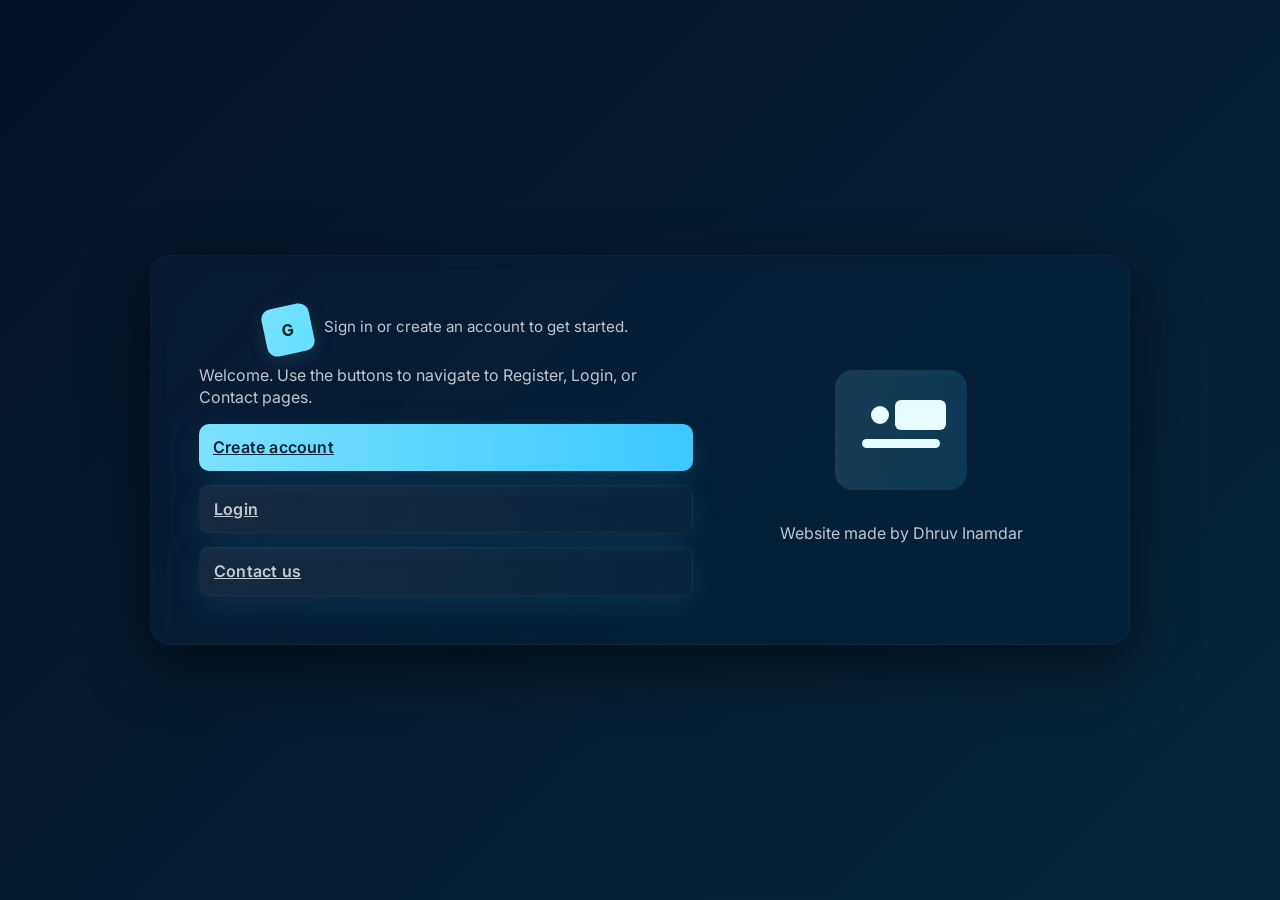
<file: index.html>
<!doctype html>
<html lang="en">
<head>
  <meta charset="utf-8" />
  <meta name="viewport" content="width=device-width,initial-scale=1" />
  <title>G - Main</title>
  <link href="https://fonts.googleapis.com/css2?family=Inter:wght@300;400;600;700&display=swap" rel="stylesheet">
  <link rel="stylesheet" href="styles.css">
</head>
<body>
  <div class="app-shell">
    <div class="hero card" role="main" aria-labelledby="siteTitle">
      <div class="hero-left">
        <div class="brand">
          <div class="logo">G</div>
          <div>
            <h1 id="siteTitle"></h1>
            <div class="lead">Sign in or create an account to get started.</div>
          </div>
        </div>

        <p style="color:var(--muted);margin-top:8px;">
          Welcome. Use the buttons to navigate to Register, Login, or Contact pages.
        </p>

        <div class="btn-row" style="margin-top:16px;">
          <a class="btn" href="register.html">Create account</a>
          <a class="btn secondary" href="login.html">Login</a>
          <a class="btn secondary" href="contact.html">Contact us</a>
        </div>

      </div>

      <div class="hero-right" aria-hidden="true">
        <div style="text-align:center;">
          <svg width="150" height="150" viewBox="0 0 100 100" aria-hidden="true">
            <defs>
              <linearGradient id="g" x1="0" x2="1">
                <stop offset="0" stop-color="#7be1ff"/><stop offset="1" stop-color="#3ac8ff"/>
              </linearGradient>
            </defs>
            <rect x="6" y="10" rx="12" ry="12" width="88" height="80" fill="url(#g)" opacity="0.15"/>
            <g fill="#e8fbff">
              <circle cx="36" cy="40" r="6"></circle>
              <rect x="46" y="30" width="34" height="20" rx="4"></rect>
              <rect x="24" y="56" width="52" height="6" rx="3"></rect>
            </g>
          </svg>
          <div style="color:var(--muted);margin-top:12px;">Website made by Dhruv Inamdar</div>
        </div>
      </div>
    </div>
  </div>
</body>
</html>
</file>
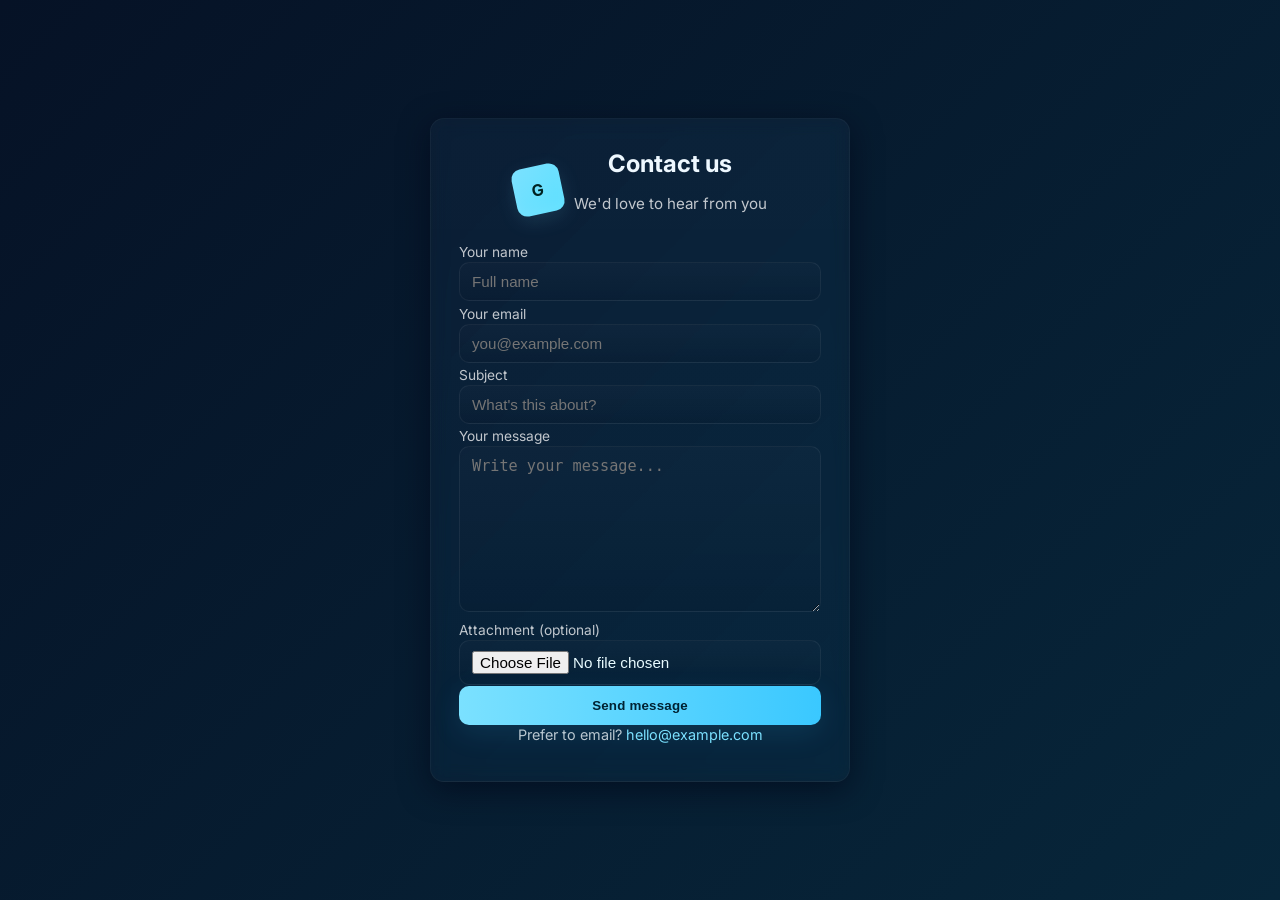
<file: contact.html>
<!doctype html>
<html lang="en">
<head>
  <meta charset="utf-8" /><meta name="viewport" content="width=device-width,initial-scale=1" />
  <title>Contact</title>
  <link href="https://fonts.googleapis.com/css2?family=Inter:wght@300;400;600;700&display=swap" rel="stylesheet">
  <link rel="stylesheet" href="styles.css">
</head>
<body>
  <div class="app-shell">
    <form class="card" autocomplete="on" action="final.html" method="post" enctype="multipart/form-data" aria-label="Contact form">
      <div class="brand">
        <div class="logo">G</div>
        <div>
          <h2>Contact us</h2>
          <div class="lead">We'd love to hear from you</div>
        </div>
      </div>

      <div class="form-row">
        <label for="name">Your name</label>
        <input class="input" id="name" name="name" type="text" required placeholder="Full name" />
      </div>

      <div class="form-row">
        <label for="email">Your email</label>
        <input class="input" id="email" name="email" type="email" required placeholder="you@example.com" />
      </div>

      <div class="form-row">
        <label for="subject">Subject</label>
        <input class="input" id="subject" name="subject" type="text" placeholder="What's this about?" />
      </div>

      <div class="form-row">
        <label for="message">Your message</label>
        <textarea id="message" name="message" class="input" rows="8" placeholder="Write your message..." required></textarea>
      </div>

      <div class="form-row">
        <label for="attachment">Attachment (optional)</label>
        <input class="input" id="attachment" name="attachment" type="file" />
      </div>

      <div class="form-row">
        <button class="btn" type="submit">Send message</button>
      </div>

      <div class="small">Prefer to email? <a href="mailto:hello@example.com">hello@example.com</a></div>
    </form>
  </div>
</body>
</html>
</file>
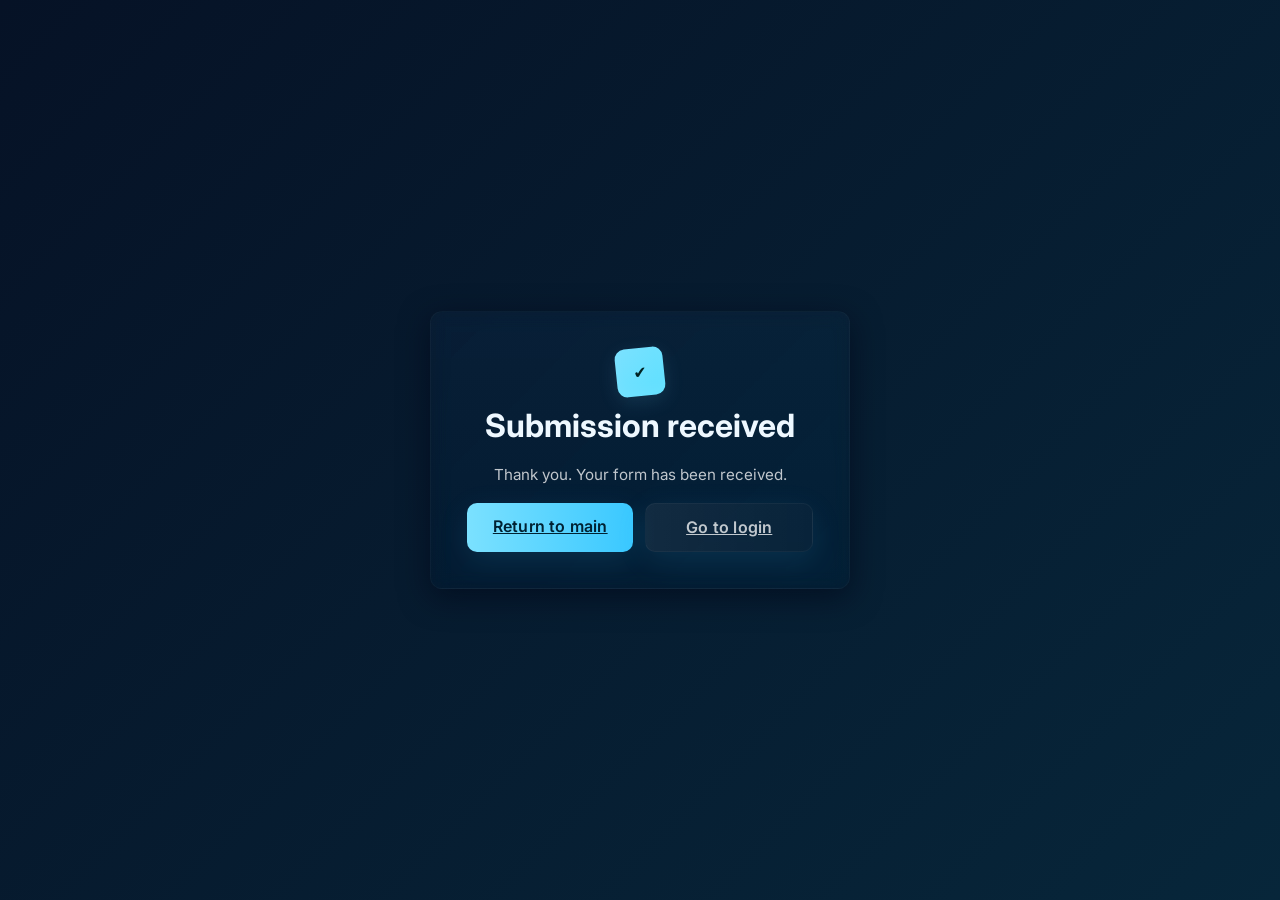
<file: final.html>
<!doctype html>
<html lang="en">
<head>
  <meta charset="utf-8" /><meta name="viewport" content="width=device-width,initial-scale=1" />
  <title>Success</title>
  <link href="https://fonts.googleapis.com/css2?family=Inter:wght@300;400;600;700&display=swap" rel="stylesheet">
  <link rel="stylesheet" href="styles.css">
  <style>
    .celebrate{
      text-align:center;
      padding:36px;
      border-radius:12px;
      background: linear-gradient(180deg, rgba(255,255,255,0.02), rgba(0,0,0,0.03));
      border:1px solid rgba(255,255,255,0.03);
    }
    .emoji{
      font-size:3.2rem;
      transform: translateY(-4px);
    }
    .confetti-note{color:var(--muted);margin-top:6px}
  </style>
</head>
<body>
  <div class="app-shell">
    <div class="card celebrate" role="status" aria-live="polite">
      <div class="logo" style="margin:0 auto 8px auto; transform: rotate(-6deg)">✔</div>
      <h1>Submission received</h1>
      <p class="lead">Thank you. Your form has been received.</p>

      <div style="display:flex;gap:12px;justify-content:center;margin-top:18px;">
        <a class="btn" href="index.html">Return to main</a>
        <a class="btn secondary" href="login.html">Go to login</a>
      </div>

    </div>
  </div>
</body>
</html>
</file>
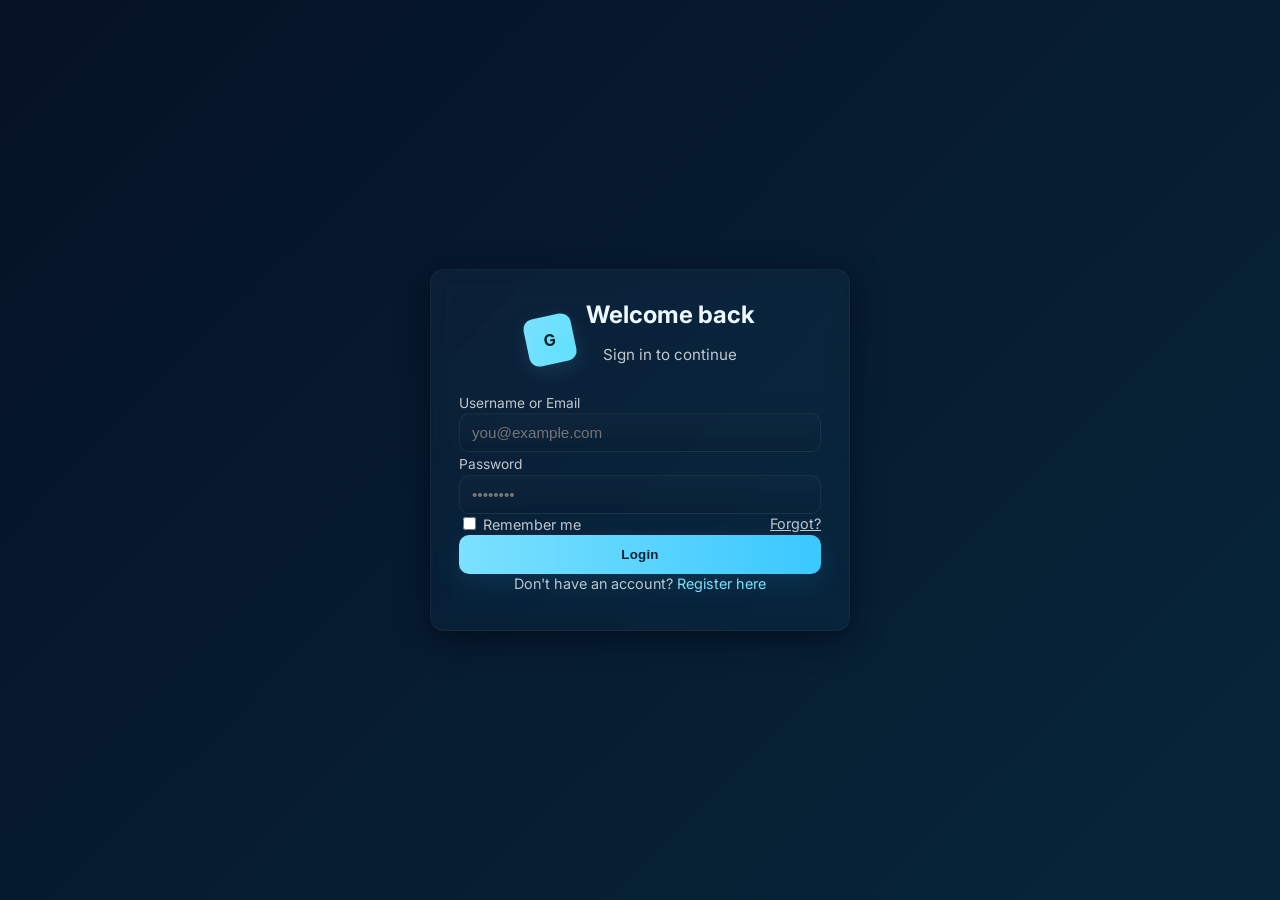
<file: login.html>
<!doctype html>
<html lang="en">
<head>
  <meta charset="utf-8" /><meta name="viewport" content="width=device-width,initial-scale=1" />
  <title>Login</title>
  <link href="https://fonts.googleapis.com/css2?family=Inter:wght@300;400;600;700&display=swap" rel="stylesheet">
  <link rel="stylesheet" href="styles.css">
</head>
<body>
  <div class="app-shell">
    <form class="card" autocomplete="on" action="final.html" method="post" aria-label="Login form">
      <div class="brand">
        <div class="logo">G</div>
        <div>
          <h2>Welcome back</h2>
          <div class="lead">Sign in to continue</div>
        </div>
      </div>

      <div class="form-row">
        <label for="username">Username or Email</label>
        <input class="input" id="username" name="username" type="text" required placeholder="you@example.com" />
      </div>

      <div class="form-row">
        <label for="password">Password</label>
        <input class="input" id="password" name="password" type="password" required placeholder="••••••••" />
      </div>

      <div class="form-row row-between">
        <label style="font-size:0.9rem"><input type="checkbox" id="remember" name="remember" /> Remember me</label>
        <a class="small" href="#">Forgot?</a>
      </div>

      <div class="form-row">
        <button class="btn" type="submit">Login</button>
      </div>

      <div class="small">Don't have an account? <a href="register.html">Register here</a></div>
    </form>
  </div>
</body>
</html>
</file>
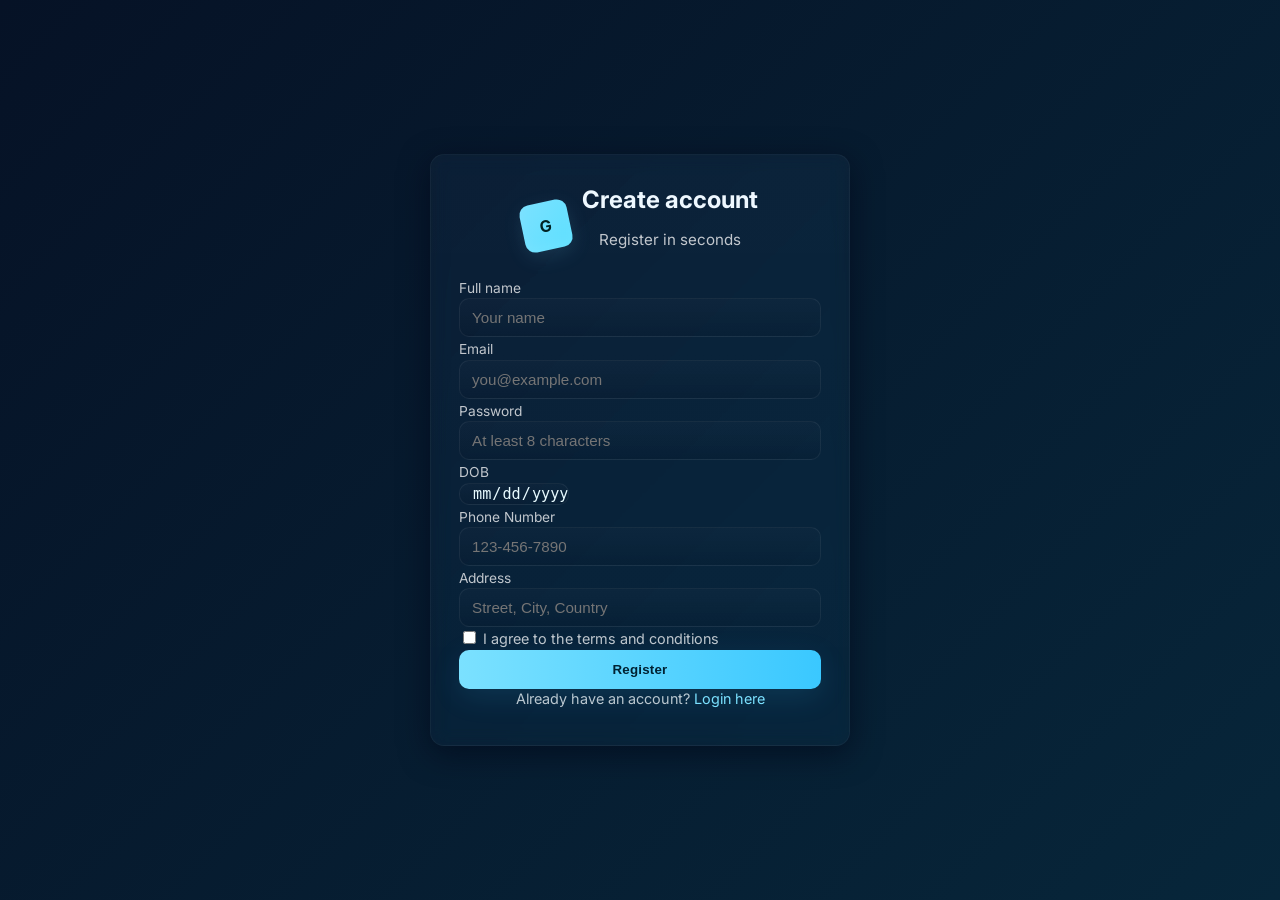
<file: register.html>
<!doctype html>
<html lang="en">
<head>
  <meta charset="utf-8" /><meta name="viewport" content="width=device-width,initial-scale=1" />
  <title>Register</title>
  <link href="https://fonts.googleapis.com/css2?family=Inter:wght@300;400;600;700&display=swap" rel="stylesheet">
  <link rel="stylesheet" href="styles.css">
</head>
<body>
  <div class="app-shell">
    <form class="card" autocomplete="on" action="final.html" method="post" aria-label="Registration form">
      <div class="brand">
        <div class="logo">G</div>
        <div>
          <h2>Create account</h2>
          <div class="lead">Register in seconds</div>
        </div>
      </div>

      <div class="form-row">
        <label for="fullname">Full name</label>
        <input class="input" id="fullname" name="fullname" type="text" required placeholder="Your name" />
      </div>

      <div class="form-row">
        <label for="email">Email</label>
        <input class="input" id="email" name="email" type="email" required placeholder="you@example.com" />
      </div>

      <div class="form-row row-inline">
        <div style="flex:1">
          <label for="password">Password</label>
          <input class="input" id="password" name="password" type="password" required placeholder="At least 8 characters" />
        </div>
        <div style="width:110px">
          <label for="dob">DOB</label>
          <input class="input" id="dob" name="dob" type="date" required />
        </div>
      </div>

      <div class="form-row">
        <label for="phone">Phone Number</label>
        <input class="input" id="phone" name="phone" type="text" required placeholder="123-456-7890" />
      </div>

      <div class="form-row">
        <label for="address">Address</label>
        <input class="input" id="address" name="address" type="text" required placeholder="Street, City, Country" />
      </div>

      <div class="form-row">
        <label style="font-size:0.9rem">
          <input type="checkbox" id="terms" name="terms" required />
          I agree to the terms and conditions
        </label>
      </div>

      <div class="form-row">
        <button class="btn" type="submit">Register</button>
      </div>

      <div class="small">Already have an account? <a href="login.html">Login here</a></div>
    </form>
  </div>
</body>
</html>
</file>
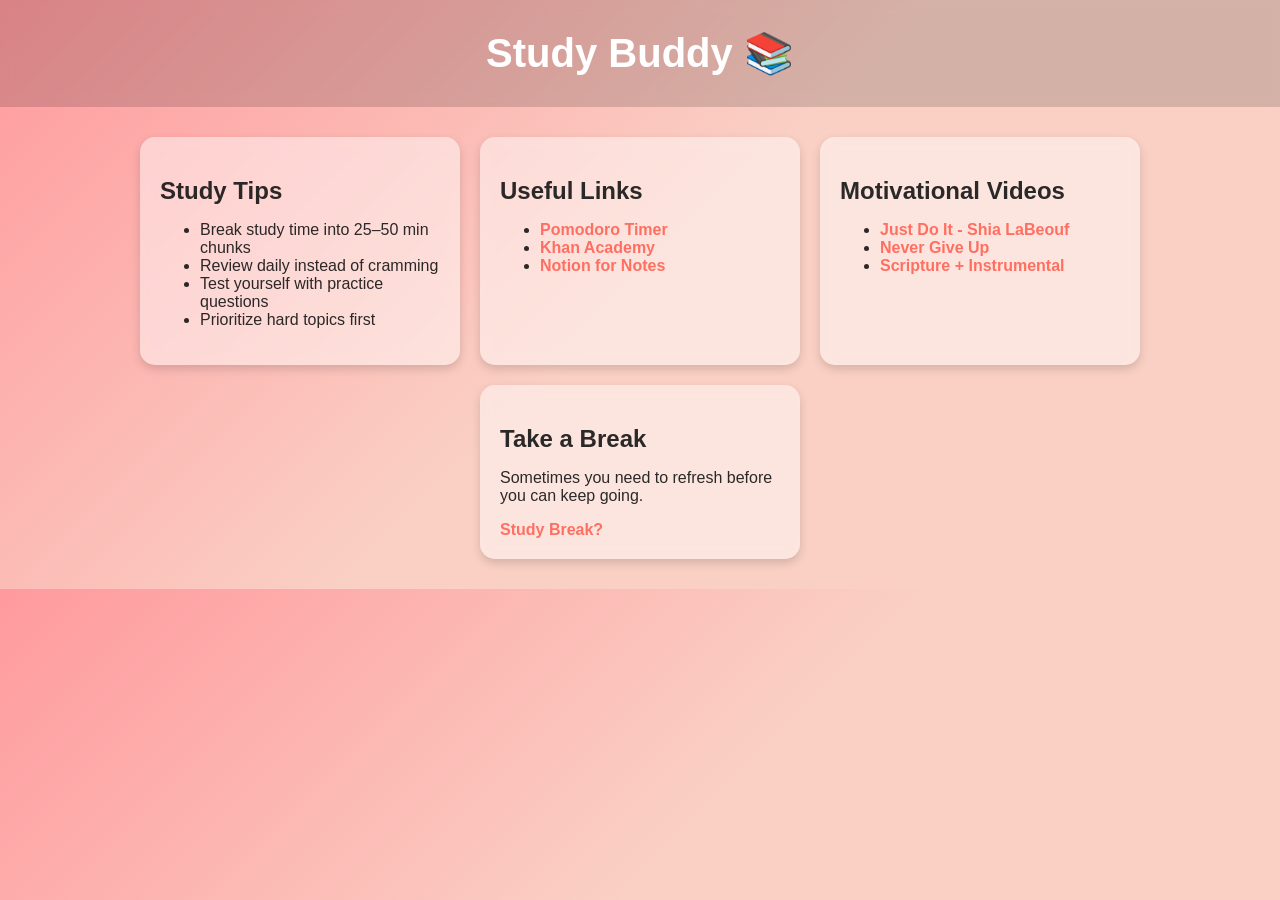
<file: SKILL EXPERIMENT 1.html>
<!DOCTYPE html>
<html lang="en">
<head>
  <meta charset="UTF-8">
  <meta name="viewport" content="width=device-width, initial-scale=1.0">
  <title>Study Buddy</title>
  <style>
  body {
    font-family: 'Segoe UI', Arial, sans-serif;
    margin: 0;
    background: linear-gradient(135deg, #ff9a9e, #fad0c4, #fad0c4);
    color: #fff;
  }
  header {
    text-align: center;
    padding: 30px;
    font-size: 2.5em;
    font-weight: bold;
    background: rgba(0, 0, 0, 0.15);
    backdrop-filter: blur(6px);
  }
  main {
    display: flex;
    flex-wrap: wrap;
    justify-content: center;
    gap: 20px;
    padding: 30px;
  }
  .card {
  background: rgba(255, 255, 255, 0.45);
  backdrop-filter: blur(6px);
  border-radius: 15px;
  padding: 20px;
  width: 280px;
  transition: transform 0.3s ease, box-shadow 0.3s ease;
  box-shadow: 0 4px 10px rgba(0,0,0,0.15), inset 0 0 20px rgba(255,255,255,0.05);
}

.card h2, 
.card p, 
.card ul, 
.card li {
  color: rgba(20, 20, 20, 0.9);
}

  .card:hover {
    transform: translateY(-8px) scale(1.03);
    box-shadow: 0 8px 20px rgba(255,255,255,0.25);
  }
  h2 {
    font-size: 1.5em;
    margin-bottom: 15px;
    color: #fff;
  }
  ul, p {
    font-size: 1em;
    color: #fefefe;
  }
  a {
    color: #ff6f61;
    text-decoration: none;
    font-weight: bold;
  }
  a:hover {
    text-decoration: underline;
  }
</style>

</head>
<body>
  <header>
    Study Buddy 📚
  </header>
  <main>
    <div class="card">
      <h2>Study Tips</h2>
      <ul>
        <li>Break study time into 25–50 min chunks</li>
        <li>Review daily instead of cramming</li>
        <li>Test yourself with practice questions</li>
        <li>Prioritize hard topics first</li>
      </ul>
    </div>

    <div class="card">
      <h2>Useful Links</h2>
      <ul>
        <li><a href="https://pomofocus.io/" target="_blank">Pomodoro Timer</a></li>
        <li><a href="https://www.khanacademy.org" target="_blank">Khan Academy</a></li>
        <li><a href="https://www.notion.so" target="_blank">Notion for Notes</a></li>
      </ul>
    </div>

    <div class="card">
      <h2>Motivational Videos</h2>
      <ul>
        <li><a href="https://www.youtube.com/watch?v=ZXsQAXx_ao0" target="_blank">Just Do It - Shia LaBeouf</a></li>
        <li><a href="https://www.youtube.com/watch?v=amXl7FG7J4c&list=RDamXl7FG7J4c&start_radio=1&pp=ygUXamFwYW5lc2UgZ3V5IG1vdGl2YXRpb26gBwE%3D" target="_blank">Never Give Up</a></li>
        <li><a href="https://www.youtube.com/results?search_query=motivational+bible+verses+instrumental" target="_blank">Scripture + Instrumental</a></li>
      </ul>
    </div>

    <div class="card">
      <h2>Take a Break</h2>
      <p>Sometimes you need to refresh before you can keep going.</p>
      <a href="https://youtube.com" target="_blank">Study Break?</a>
    </div>
  </main>
</body>
</html>
</file>
<file: styles.css>
:root{
  --bg-1: #061226;
  --bg-2: #07263a;
  --accent: #7be1ff;
  --accent-2: #ffd54f;
  --glass: rgba(255,255,255,0.06);
  --glass-2: rgba(255,255,255,0.04);
  --muted: rgba(255,255,255,0.75);
  --card-radius: 14px;
  --card-padding: 28px;
  --max-width: 420px;
  --ease: cubic-bezier(.2,.9,.2,1);
  --shadow: 0 8px 30px rgba(2,6,23,0.6);
  font-size: 16px;
}

/* Page reset */
*{box-sizing:border-box}
html,body{height:100%}
body{
  margin:0;
  font-family: Inter, ui-sans-serif, system-ui, -apple-system, "Segoe UI", Roboto, "Helvetica Neue", Arial;
  background: linear-gradient(135deg,var(--bg-1),var(--bg-2));
  color: #eef8ff;
  -webkit-font-smoothing:antialiased;
  -moz-osx-font-smoothing:grayscale;
  line-height:1.4;
}

/* center layout */
.app-shell{
  min-height:100vh;
  display:flex;
  align-items:center;
  justify-content:center;
  padding:40px 20px;
  gap:28px;
}

/* shared card / glass look */
.card{
  width:100%;
  max-width:var(--max-width);
  background: linear-gradient(180deg, rgba(255,255,255,0.03), rgba(255,255,255,0.02));
  border-radius:var(--card-radius);
  padding:var(--card-padding);
  backdrop-filter: blur(8px) saturate(120%);
  -webkit-backdrop-filter: blur(8px) saturate(120%);
  box-shadow: var(--shadow);
  border: 1px solid rgba(255,255,255,0.04);
  transition: transform 300ms var(--ease), box-shadow 300ms var(--ease);
  opacity:0;
  transform: translateY(12px);
  animation: fadeUp 420ms var(--ease) forwards;
}

/* slight lift on hover for big screens */
@media (hover: hover) and (min-width: 700px){
  .card:hover{ transform: translateY(-6px) scale(1.003); box-shadow: 0 18px 50px rgba(2,6,23,0.75);}
}

@keyframes fadeUp {
  to{ opacity:1; transform:none; }
}

/* headings & tiny brand */
.brand{
  display:flex;
  gap:12px;
  align-items:center;
  justify-content:center;
  margin-bottom:8px;
}
.logo{
  width:48px;height:48px;border-radius:10px;
  display:grid;place-items:center;
  background:linear-gradient(135deg,var(--accent),#5de0ff);
  color:#022;
  font-weight:700;
  box-shadow: 0 6px 20px rgba(123,225,255,0.12), inset 0 -6px 12px rgba(255,255,255,0.06);
  transform: rotate(-12deg);
}
h1,h2{margin:0 0 12px 0;text-align:center}
.lead{font-size:0.95rem;color:var(--muted);text-align:center;margin-bottom:18px}

/* form elements */
/* Staggered fade-in for form rows */
.form-row {
  opacity: 0;
  transform: translateY(8px);
  animation: fadeUp 420ms var(--ease) forwards;
}

.form-row:nth-child(1) { animation-delay: 0.05s; }
.form-row:nth-child(2) { animation-delay: 0.15s; }
.form-row:nth-child(3) { animation-delay: 0.25s; }
.form-row:nth-child(4) { animation-delay: 0.35s; }
.form-row:nth-child(5) { animation-delay: 0.45s; }
.form-row:nth-child(6) { animation-delay: 0.55s; }
.form-row:nth-child(7) { animation-delay: 0.65s; }
.form-row:nth-child(8) { animation-delay: 0.75s; }

/* Buttons appear after fields */
.form-row button {
  animation: fadeUp 420ms var(--ease) forwards;
  animation-delay: 0.85s;
}

label{font-size:0.86rem;color:var(--muted)}
.input, textarea, select{
  padding:10px 12px;
  border-radius:10px;
  border:1px solid rgba(255,255,255,0.06);
  background: linear-gradient(180deg, rgba(255,255,255,0.02), rgba(0,0,0,0.06));
  color: #e8fbff;
  outline:none;
  transition: box-shadow 180ms var(--ease), transform 180ms var(--ease), border-color 180ms var(--ease);
  width:100%;
  font-size:0.95rem;
}
textarea{min-height:140px;resize:vertical;padding-top:12px}
.input:focus, textarea:focus, select:focus{
  box-shadow: 0 6px 24px rgba(123,225,255,0.08);
  border-color: rgba(123,225,255,0.9);
  transform: translateY(-1px);
}

/* floating icons inside inputs (optional) */
/* Fix misalignment between password and date input */
.row-inline {
  align-items: stretch; /* make both children match height */
}

.row-inline .input {
  height: 100%; /* force same height */
  display: flex;
  align-items: center;
}

input[type="date"].input {
  padding: 0 12px; /* align placeholder vertically */
}


/* button */
.btn{
  display:inline-block;
  width:100%;
  padding:12px 14px;
  border-radius:10px;
  border:none;
  cursor:pointer;
  font-weight:600;
  letter-spacing:0.2px;
  transition: transform 160ms var(--ease), box-shadow 160ms var(--ease);
  background: linear-gradient(90deg,var(--accent), #3ac8ff);
  color:#023;
  box-shadow: 0 8px 30px rgba(59,200,255,0.12);
}
.btn:active{ transform: translateY(1px) scale(.998) }
.btn.secondary{
  background: linear-gradient(90deg,#ffffff10,#ffffff06);
  color:var(--muted);
  border:1px solid rgba(255,255,255,0.04);
}

/* small text links */
.small{
  font-size:0.9rem;
  color: var(--muted);
  text-align:center;
}
.small a{ color:var(--accent); text-decoration:none; position:relative;}
.small a::after{ content:""; height:2px; background:var(--accent); display:block; width:0; transition: width 220ms var(--ease); margin-top:6px; opacity:0.9 }
.small a:hover::after{ width:100% }

/* hero / landing */
.hero{
  width:100%;
  max-width:980px;
  display:flex;
  gap:28px;
  align-items:center;
  justify-content:center;
  padding:48px;
  border-radius:20px;
  background: linear-gradient(135deg, rgba(255,255,255,0.02), rgba(0,0,0,0.03));
  border: 1px solid rgba(255,255,255,0.03);
  box-shadow: 0 20px 60px rgba(0,0,0,0.5);
}
.hero-left{flex:1; min-width:260px}
.hero-right{width:360px; display:flex;align-items:center;justify-content:center}

/* landing buttons */
.btn-row{display:flex;gap:14px;flex-wrap:wrap;justify-content:center;margin-top:18px}

/* responsive */
@media (max-width:900px){
  .hero{flex-direction:column;padding:28px}
  .hero-right{width:100%}
  :root{--max-width:480px}
}

/* footer small */
.footer-note{font-size:0.85rem;color:rgba(255,255,255,0.55); text-align:center; margin-top:12px}

/* small util */
.row-between{display:flex;justify-content:space-between;align-items:center}

/* subtle focus-visible */
:focus{outline: none}
:focus-visible{outline:2px solid rgba(123,225,255,0.18); outline-offset:3px}
</file>
